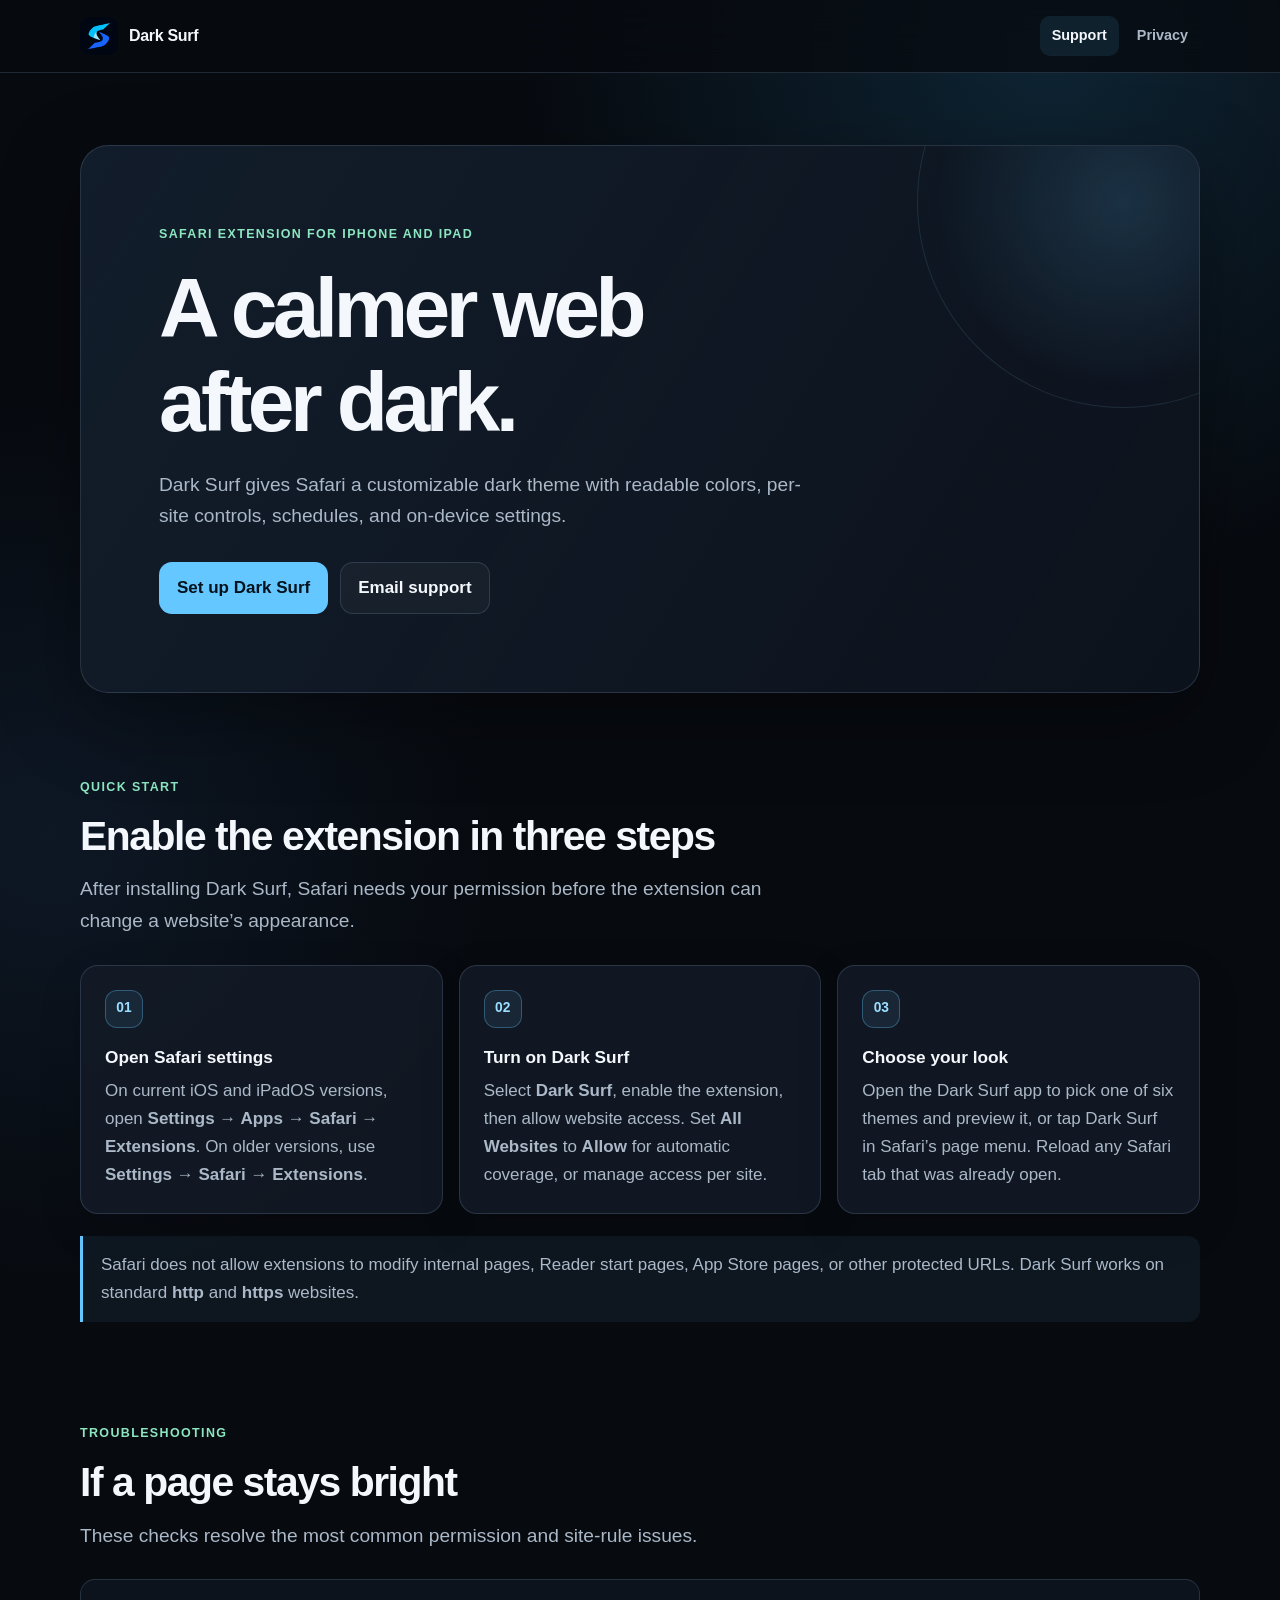
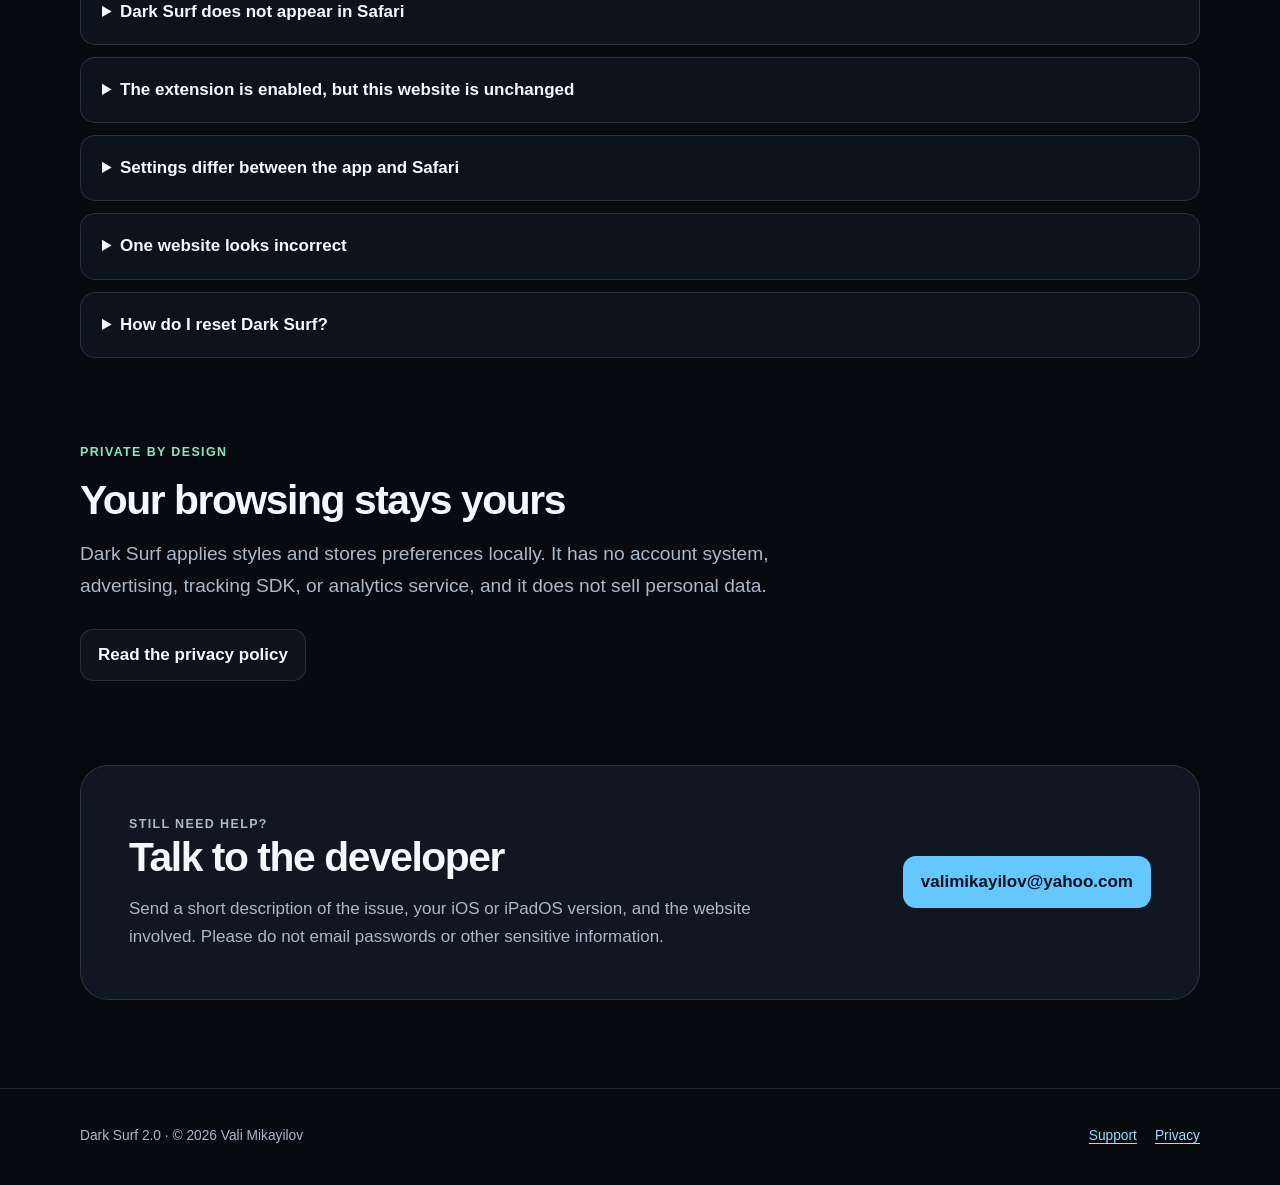
<file: index.html>
<!doctype html>
<html lang="en">
  <head>
    <meta charset="utf-8">
    <meta name="viewport" content="width=device-width, initial-scale=1">
    <meta
      name="description"
      content="Help, setup instructions, and troubleshooting for the Dark Surf Safari extension for iPhone and iPad."
    >
    <meta name="theme-color" content="#070a0f">
    <title>Dark Surf Support</title>
    <link rel="icon" type="image/png" sizes="32x32" href="favicon-32.png">
    <link rel="apple-touch-icon" sizes="180x180" href="apple-touch-icon.png">
    <link rel="stylesheet" href="styles.css">
  </head>
  <body>
    <a class="skip-link" href="#main-content">Skip to content</a>

    <header class="site-header">
      <nav class="nav" aria-label="Primary navigation">
        <a class="brand" href="./" aria-label="Dark Surf support home">
          <img
            class="brand-mark"
            src="assets/dark-surf-logo-64.png"
            alt=""
            width="38"
            height="38"
          >
          <span>Dark Surf</span>
        </a>
        <div class="nav-links">
          <a href="./" aria-current="page">Support</a>
          <a href="privacy/">Privacy</a>
        </div>
      </nav>
    </header>

    <main id="main-content" class="page-shell">
      <section class="hero" aria-labelledby="support-title">
        <div class="hero-content">
          <p class="eyebrow">Safari extension for iPhone and iPad</p>
          <h1 id="support-title">A calmer web after dark.</h1>
          <p class="hero-copy">
            Dark Surf gives Safari a customizable dark theme with readable colors,
            per-site controls, schedules, and on-device settings.
          </p>
          <div class="actions">
            <a class="button primary" href="#setup">Set up Dark Surf</a>
            <a
              class="button"
              href="mailto:valimikayilov@yahoo.com?subject=Dark%20Surf%20Support"
            >Email support</a>
          </div>
        </div>
      </section>

      <section id="setup" class="content-section" aria-labelledby="setup-title">
        <div class="section-heading">
          <p class="eyebrow">Quick start</p>
          <h2 id="setup-title">Enable the extension in three steps</h2>
          <p class="section-intro">
            After installing Dark Surf, Safari needs your permission before the
            extension can change a website’s appearance.
          </p>
        </div>

        <div class="card-grid">
          <article class="card">
            <span class="step-number" aria-hidden="true">01</span>
            <h3>Open Safari settings</h3>
            <p>
              On current iOS and iPadOS versions, open <strong>Settings → Apps →
              Safari → Extensions</strong>. On older versions, use
              <strong>Settings → Safari → Extensions</strong>.
            </p>
          </article>
          <article class="card">
            <span class="step-number" aria-hidden="true">02</span>
            <h3>Turn on Dark Surf</h3>
            <p>
              Select <strong>Dark Surf</strong>, enable the extension, then allow
              website access. Set <strong>All Websites</strong> to
              <strong>Allow</strong> for automatic coverage, or manage access per
              site.
            </p>
          </article>
          <article class="card">
            <span class="step-number" aria-hidden="true">03</span>
            <h3>Choose your look</h3>
            <p>
              Open the Dark Surf app to pick one of six themes and preview it,
              or tap Dark Surf in Safari’s page menu. Reload any Safari tab that
              was already open.
            </p>
          </article>
        </div>

        <p class="note">
          Safari does not allow extensions to modify internal pages, Reader start
          pages, App Store pages, or other protected URLs. Dark Surf works on
          standard <strong>http</strong> and <strong>https</strong> websites.
        </p>
      </section>

      <section class="content-section" aria-labelledby="troubleshooting-title">
        <div class="section-heading">
          <p class="eyebrow">Troubleshooting</p>
          <h2 id="troubleshooting-title">If a page stays bright</h2>
          <p class="section-intro">
            These checks resolve the most common permission and site-rule issues.
          </p>
        </div>

        <div class="faq-list">
          <details>
            <summary>Dark Surf does not appear in Safari</summary>
            <p>
              Confirm the Dark Surf app is installed, then return to Safari’s
              Extensions settings and enable it. If it still does not appear,
              restart Safari or restart the device once after installation.
            </p>
          </details>
          <details>
            <summary>The extension is enabled, but this website is unchanged</summary>
            <p>
              Open Safari’s page menu, select Dark Surf, and verify that website
              access is allowed. The menu also says why a page isn’t themed: Dark
              Surf may be off or paused, outside your schedule, or set to Off for
              this website. If the website has its own dark design, Dark Surf
              leaves it as is; choose <strong>Darken it anyway</strong> to theme it.
            </p>
          </details>
          <details>
            <summary>Settings differ between the app and Safari</summary>
            <p>
              Open the Dark Surf app once, make a small setting change, then
              return to Safari and reload the page. The app and extension share
              settings on the device; reopening both sides refreshes that sync.
            </p>
          </details>
          <details>
            <summary>One website looks incorrect</summary>
            <p>
              Try another theme, or adjust brightness and contrast. For web apps
              that draw their content on a canvas, such as online editors,
              switch the website to <strong>Invert</strong> in Dark Surf’s Safari
              menu, or to <strong>Off</strong> to keep its original look. When
              reporting a compatibility issue, include the website address and a
              screenshot if you are comfortable sharing them.
            </p>
          </details>
          <details>
            <summary>How do I reset Dark Surf?</summary>
            <p>
              Open the app, go to <strong>Settings</strong>, and choose
              <strong>Reset all settings</strong>. This restores the default theme
              and clears your schedule and website lists.
            </p>
          </details>
        </div>
      </section>

      <section class="content-section" aria-labelledby="privacy-summary-title">
        <div class="section-heading">
          <p class="eyebrow">Private by design</p>
          <h2 id="privacy-summary-title">Your browsing stays yours</h2>
          <p class="section-intro">
            Dark Surf applies styles and stores preferences locally. It has no
            account system, advertising, tracking SDK, or analytics service, and
            it does not sell personal data.
          </p>
        </div>
        <a class="button" href="privacy/">Read the privacy policy</a>
      </section>

      <section class="content-section" aria-labelledby="contact-title">
        <div class="contact-card">
          <div>
            <p class="eyebrow">Still need help?</p>
            <h2 id="contact-title">Talk to the developer</h2>
            <p>
              Send a short description of the issue, your iOS or iPadOS version,
              and the website involved. Please do not email passwords or other
              sensitive information.
            </p>
          </div>
          <a
            class="button primary"
            href="mailto:valimikayilov@yahoo.com?subject=Dark%20Surf%20Support"
          >valimikayilov@yahoo.com</a>
        </div>
      </section>
    </main>

    <footer class="site-footer">
      <div class="footer-content">
        <span>Dark Surf 2.0 · © 2026 Vali Mikayilov</span>
        <div class="footer-links">
          <a href="./">Support</a>
          <a href="privacy/">Privacy</a>
        </div>
      </div>
    </footer>
  </body>
</html>
</file>
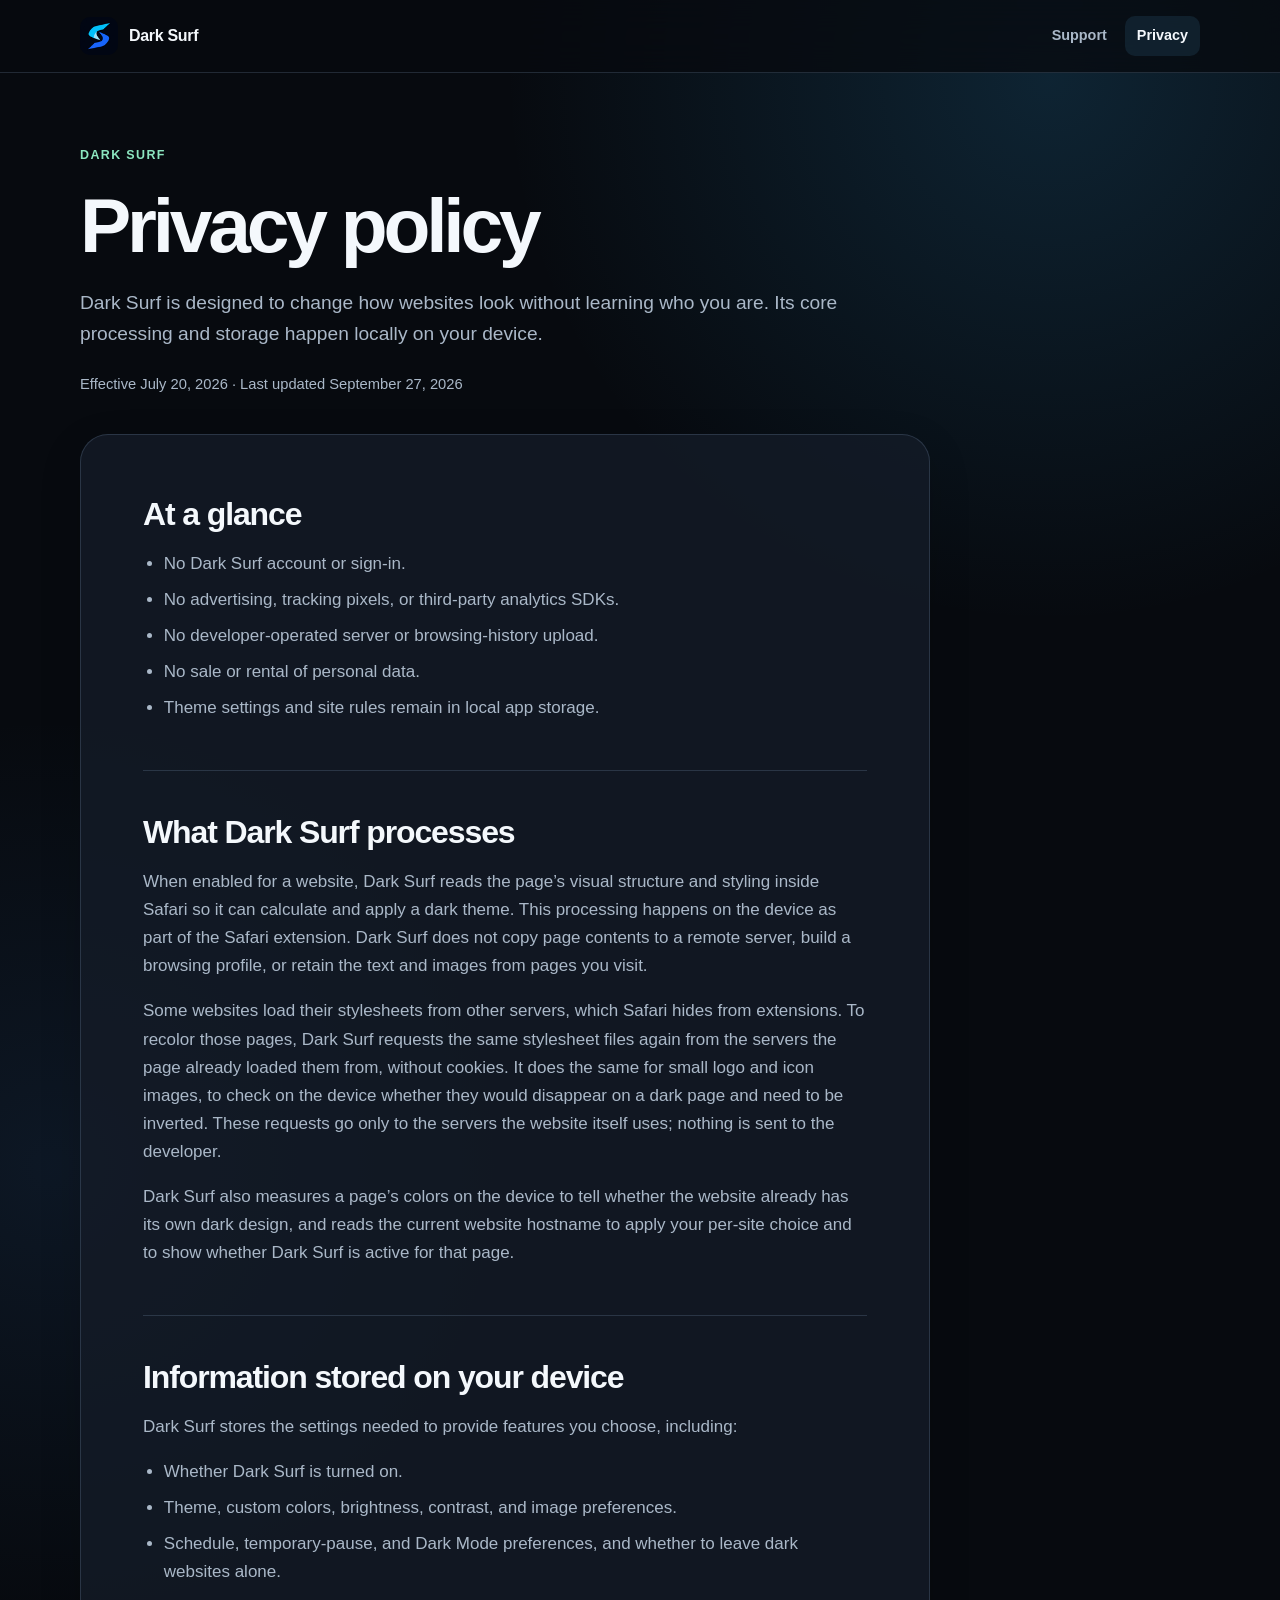
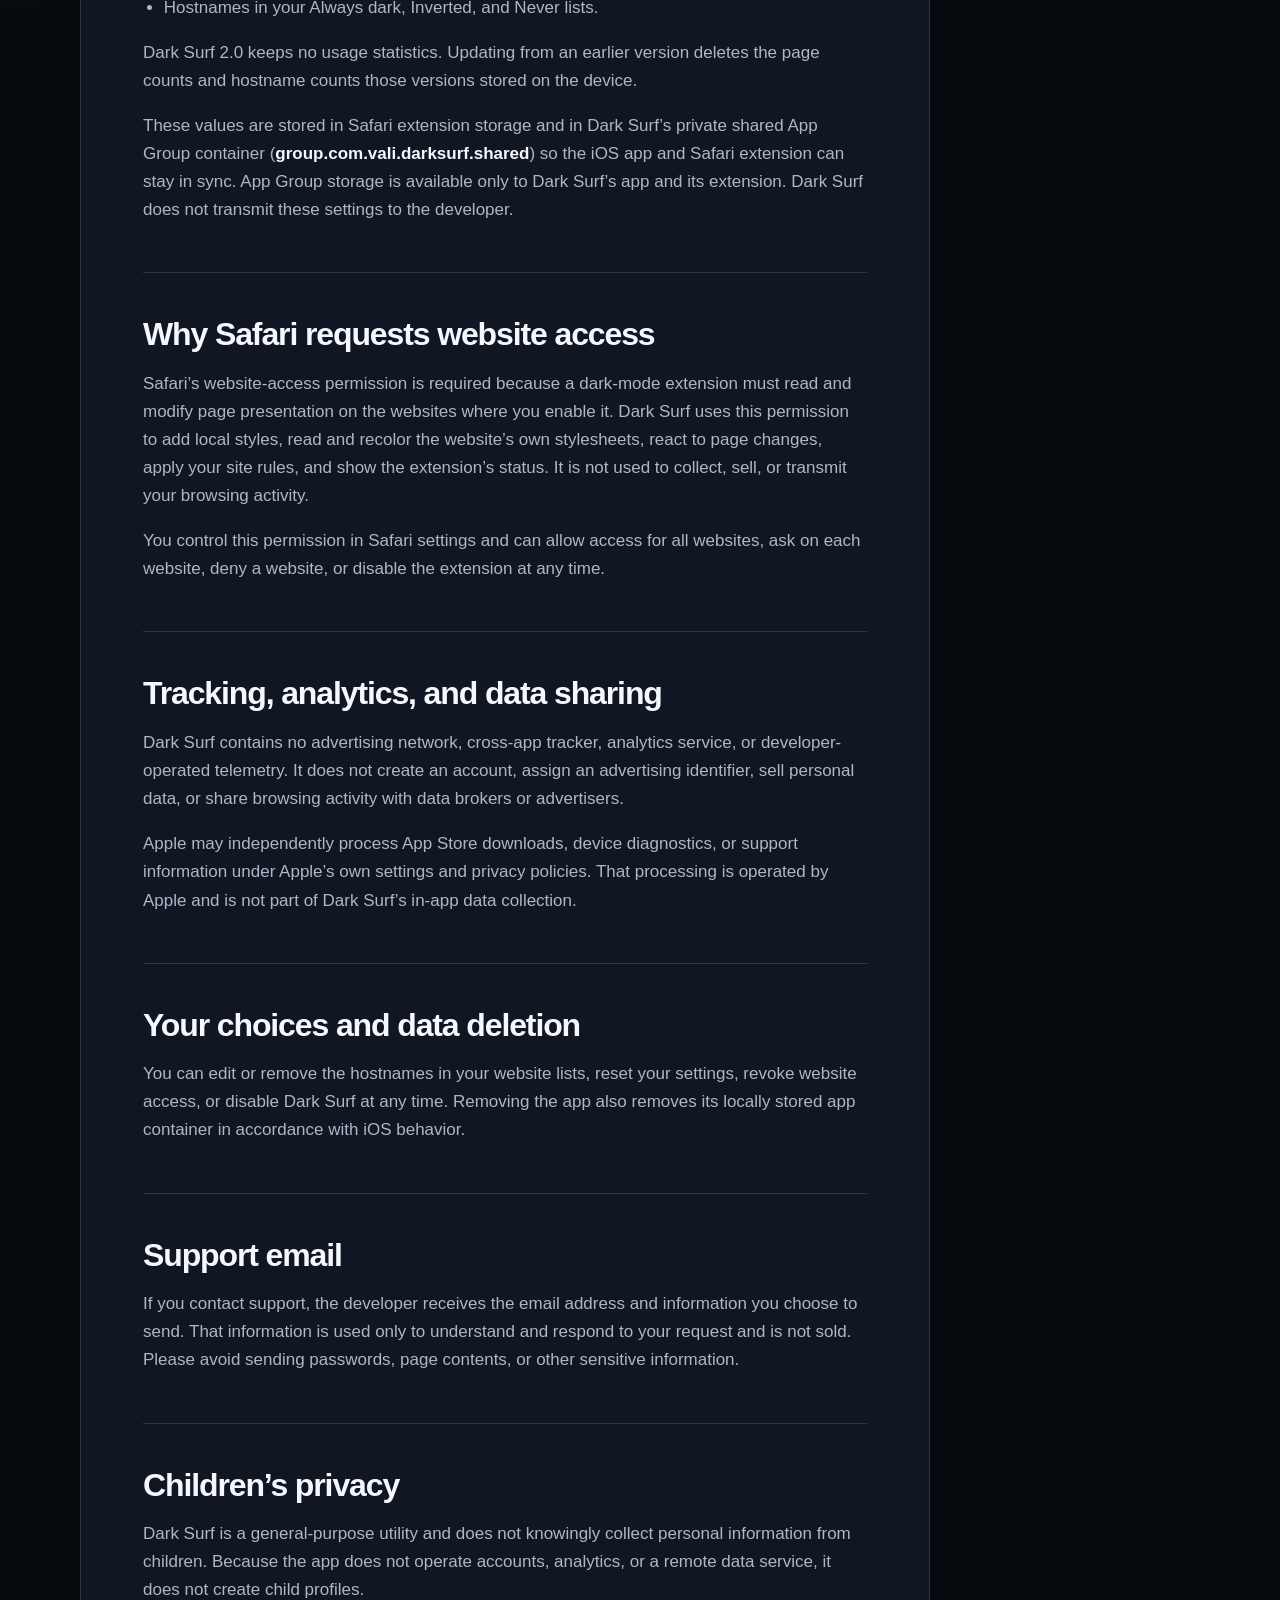
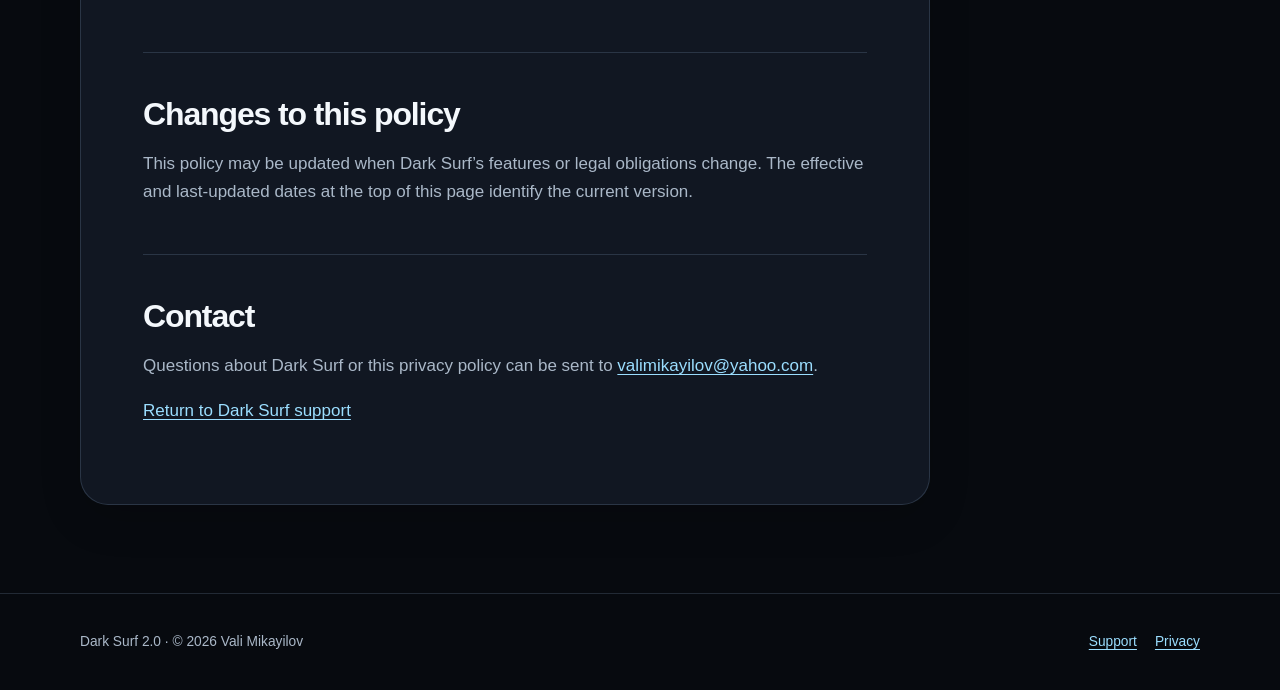
<file: privacy/index.html>
<!doctype html>
<html lang="en">
  <head>
    <meta charset="utf-8">
    <meta name="viewport" content="width=device-width, initial-scale=1">
    <meta
      name="description"
      content="Privacy policy for Dark Surf, a Safari dark-mode extension for iPhone and iPad."
    >
    <meta name="theme-color" content="#070a0f">
    <title>Privacy Policy — Dark Surf</title>
    <link rel="icon" type="image/png" sizes="32x32" href="../favicon-32.png">
    <link rel="apple-touch-icon" sizes="180x180" href="../apple-touch-icon.png">
    <link rel="stylesheet" href="../styles.css">
  </head>
  <body>
    <a class="skip-link" href="#main-content">Skip to content</a>

    <header class="site-header">
      <nav class="nav" aria-label="Primary navigation">
        <a class="brand" href="../" aria-label="Dark Surf support home">
          <img
            class="brand-mark"
            src="../assets/dark-surf-logo-64.png"
            alt=""
            width="38"
            height="38"
          >
          <span>Dark Surf</span>
        </a>
        <div class="nav-links">
          <a href="../">Support</a>
          <a href="./" aria-current="page">Privacy</a>
        </div>
      </nav>
    </header>

    <main id="main-content" class="page-shell">
      <header class="privacy-header">
        <p class="eyebrow">Dark Surf</p>
        <h1>Privacy policy</h1>
        <p class="lede">
          Dark Surf is designed to change how websites look without learning who
          you are. Its core processing and storage happen locally on your device.
        </p>
        <p class="policy-meta">
          Effective July 20, 2026 · Last updated September 27, 2026
        </p>
      </header>

      <article class="privacy-copy">
        <section aria-labelledby="summary-title">
          <h2 id="summary-title">At a glance</h2>
          <ul>
            <li>No Dark Surf account or sign-in.</li>
            <li>No advertising, tracking pixels, or third-party analytics SDKs.</li>
            <li>No developer-operated server or browsing-history upload.</li>
            <li>No sale or rental of personal data.</li>
            <li>Theme settings and site rules remain in local app storage.</li>
          </ul>
        </section>

        <section aria-labelledby="processing-title">
          <h2 id="processing-title">What Dark Surf processes</h2>
          <p>
            When enabled for a website, Dark Surf reads the page’s visual
            structure and styling inside Safari so it can calculate and apply a
            dark theme. This processing happens on the device as part of the
            Safari extension. Dark Surf does not copy page contents to a remote
            server, build a browsing profile, or retain the text and images from
            pages you visit.
          </p>
          <p>
            Some websites load their stylesheets from other servers, which Safari
            hides from extensions. To recolor those pages, Dark Surf requests the
            same stylesheet files again from the servers the page already loaded
            them from, without cookies. It does the same for small logo and icon
            images, to check on the device whether they would disappear on a dark
            page and need to be inverted. These requests go only to the servers
            the website itself uses; nothing is sent to the developer.
          </p>
          <p>
            Dark Surf also measures a page’s colors on the device to tell whether
            the website already has its own dark design, and reads the current
            website hostname to apply your per-site choice and to show whether
            Dark Surf is active for that page.
          </p>
        </section>

        <section aria-labelledby="storage-title">
          <h2 id="storage-title">Information stored on your device</h2>
          <p>
            Dark Surf stores the settings needed to provide features you choose,
            including:
          </p>
          <ul>
            <li>Whether Dark Surf is turned on.</li>
            <li>Theme, custom colors, brightness, contrast, and image preferences.</li>
            <li>Schedule, temporary-pause, and Dark Mode preferences, and whether
              to leave dark websites alone.</li>
            <li>Hostnames in your Always dark, Inverted, and Never lists.</li>
          </ul>
          <p>
            Dark Surf 2.0 keeps no usage statistics. Updating from an earlier
            version deletes the page counts and hostname counts those versions
            stored on the device.
          </p>
          <p>
            These values are stored in Safari extension storage and in Dark
            Surf’s private shared App Group container
            (<strong>group.com.vali.darksurf.shared</strong>) so the iOS app and
            Safari extension can stay in sync. App Group storage is available
            only to Dark Surf’s app and its extension. Dark Surf does not transmit
            these settings to the developer.
          </p>
        </section>

        <section aria-labelledby="access-title">
          <h2 id="access-title">Why Safari requests website access</h2>
          <p>
            Safari’s website-access permission is required because a dark-mode
            extension must read and modify page presentation on the websites
            where you enable it. Dark Surf uses this permission to add local
            styles, read and recolor the website’s own stylesheets, react to page
            changes, apply your site rules, and show the extension’s status. It is
            not used to collect, sell, or transmit your browsing activity.
          </p>
          <p>
            You control this permission in Safari settings and can allow access
            for all websites, ask on each website, deny a website, or disable the
            extension at any time.
          </p>
        </section>

        <section aria-labelledby="collection-title">
          <h2 id="collection-title">Tracking, analytics, and data sharing</h2>
          <p>
            Dark Surf contains no advertising network, cross-app tracker,
            analytics service, or developer-operated telemetry. It does not
            create an account, assign an advertising identifier, sell personal
            data, or share browsing activity with data brokers or advertisers.
          </p>
          <p>
            Apple may independently process App Store downloads, device
            diagnostics, or support information under Apple’s own settings and
            privacy policies. That processing is operated by Apple and is not
            part of Dark Surf’s in-app data collection.
          </p>
        </section>

        <section aria-labelledby="control-title">
          <h2 id="control-title">Your choices and data deletion</h2>
          <p>
            You can edit or remove the hostnames in your website lists, reset
            your settings, revoke website access, or
            disable Dark Surf at any time. Removing the app also removes its
            locally stored app container in accordance with iOS behavior.
          </p>
        </section>

        <section aria-labelledby="email-title">
          <h2 id="email-title">Support email</h2>
          <p>
            If you contact support, the developer receives the email address and
            information you choose to send. That information is used only to
            understand and respond to your request and is not sold. Please avoid
            sending passwords, page contents, or other sensitive information.
          </p>
        </section>

        <section aria-labelledby="children-title">
          <h2 id="children-title">Children’s privacy</h2>
          <p>
            Dark Surf is a general-purpose utility and does not knowingly collect
            personal information from children. Because the app does not operate
            accounts, analytics, or a remote data service, it does not create
            child profiles.
          </p>
        </section>

        <section aria-labelledby="changes-title">
          <h2 id="changes-title">Changes to this policy</h2>
          <p>
            This policy may be updated when Dark Surf’s features or legal
            obligations change. The effective and last-updated dates at the top
            of this page identify the current version.
          </p>
        </section>

        <section aria-labelledby="contact-title">
          <h2 id="contact-title">Contact</h2>
          <p>
            Questions about Dark Surf or this privacy policy can be sent to
            <a href="mailto:valimikayilov@yahoo.com">valimikayilov@yahoo.com</a>.
          </p>
          <p><a href="../">Return to Dark Surf support</a></p>
        </section>
      </article>
    </main>

    <footer class="site-footer">
      <div class="footer-content">
        <span>Dark Surf 2.0 · © 2026 Vali Mikayilov</span>
        <div class="footer-links">
          <a href="../">Support</a>
          <a href="./">Privacy</a>
        </div>
      </div>
    </footer>
  </body>
</html>
</file>
<file: styles.css>
:root {
  color-scheme: dark;
  --background: #070a0f;
  --background-elevated: #0d121b;
  --surface: rgba(20, 28, 40, 0.82);
  --surface-strong: #151e2b;
  --border: rgba(153, 190, 224, 0.18);
  --text: #f4f8fc;
  --text-muted: #aab8c8;
  --accent: #65c7ff;
  --accent-strong: #9bdeff;
  --success: #8ce6c0;
  --shadow: 0 24px 80px rgba(0, 0, 0, 0.34);
  --radius-large: 28px;
  --radius-medium: 18px;
  --page-width: 1120px;
}

* {
  box-sizing: border-box;
}

html {
  scroll-behavior: smooth;
}

body {
  min-height: 100vh;
  margin: 0;
  background:
    radial-gradient(circle at 82% 2%, rgba(42, 139, 194, 0.2), transparent 34rem),
    radial-gradient(circle at 4% 30%, rgba(45, 94, 151, 0.16), transparent 28rem),
    var(--background);
  color: var(--text);
  font-family: Inter, ui-sans-serif, -apple-system, BlinkMacSystemFont, "Segoe UI", sans-serif;
  font-size: 17px;
  line-height: 1.65;
  text-rendering: optimizeLegibility;
}

a {
  color: var(--accent-strong);
  text-underline-offset: 0.2em;
}

a:hover {
  color: #d2f1ff;
}

a:focus-visible,
button:focus-visible,
summary:focus-visible {
  outline: 3px solid var(--accent);
  outline-offset: 4px;
  border-radius: 6px;
}

.skip-link {
  position: fixed;
  z-index: 100;
  top: 12px;
  left: 12px;
  padding: 10px 14px;
  border-radius: 10px;
  background: var(--text);
  color: var(--background);
  font-weight: 750;
  transform: translateY(-160%);
}

.skip-link:focus {
  transform: translateY(0);
}

.site-header {
  position: sticky;
  z-index: 20;
  top: 0;
  border-bottom: 1px solid var(--border);
  background: rgba(7, 10, 15, 0.76);
  backdrop-filter: blur(18px);
  -webkit-backdrop-filter: blur(18px);
}

.nav,
.page-shell {
  width: min(calc(100% - 40px), var(--page-width));
  margin-inline: auto;
}

.nav {
  display: flex;
  min-height: 72px;
  align-items: center;
  justify-content: space-between;
  gap: 24px;
}

.brand {
  display: inline-flex;
  align-items: center;
  gap: 11px;
  color: var(--text);
  font-size: 1rem;
  font-weight: 800;
  letter-spacing: -0.02em;
  text-decoration: none;
}

.brand-mark {
  display: block;
  width: 38px;
  height: 38px;
  flex: 0 0 38px;
  border-radius: 10px;
  object-fit: cover;
  image-rendering: auto;
}

.nav-links {
  display: flex;
  align-items: center;
  gap: 6px;
}

.nav-links a {
  padding: 8px 12px;
  border-radius: 10px;
  color: var(--text-muted);
  font-size: 0.9rem;
  font-weight: 680;
  text-decoration: none;
}

.nav-links a:hover,
.nav-links a[aria-current="page"] {
  background: rgba(101, 199, 255, 0.1);
  color: var(--text);
}

.page-shell {
  padding-block: 72px 88px;
}

.hero {
  display: grid;
  min-height: 470px;
  align-items: center;
  padding: clamp(36px, 7vw, 78px);
  overflow: hidden;
  border: 1px solid var(--border);
  border-radius: var(--radius-large);
  background:
    linear-gradient(122deg, rgba(18, 29, 43, 0.98), rgba(12, 18, 28, 0.84)),
    var(--background-elevated);
  box-shadow: var(--shadow);
  position: relative;
}

.hero::after {
  position: absolute;
  top: -150px;
  right: -130px;
  width: 410px;
  height: 410px;
  border: 1px solid rgba(140, 222, 255, 0.12);
  border-radius: 50%;
  background: radial-gradient(circle, rgba(92, 198, 255, 0.16), transparent 66%);
  content: "";
}

.hero-content {
  position: relative;
  z-index: 1;
  max-width: 720px;
}

.eyebrow {
  margin: 0 0 16px;
  color: var(--success);
  font-size: 0.78rem;
  font-weight: 800;
  letter-spacing: 0.11em;
  text-transform: uppercase;
}

h1,
h2,
h3 {
  margin-top: 0;
  line-height: 1.12;
  text-wrap: balance;
}

h1 {
  max-width: 830px;
  margin-bottom: 20px;
  font-size: clamp(2.75rem, 7vw, 5.25rem);
  letter-spacing: -0.055em;
}

h2 {
  margin-bottom: 14px;
  font-size: clamp(1.75rem, 3.6vw, 2.55rem);
  letter-spacing: -0.035em;
}

h3 {
  margin-bottom: 10px;
  font-size: 1.08rem;
}

.hero-copy,
.section-intro,
.lede {
  color: var(--text-muted);
  font-size: clamp(1.04rem, 2vw, 1.2rem);
}

.hero-copy {
  max-width: 650px;
  margin: 0;
}

.actions {
  display: flex;
  flex-wrap: wrap;
  gap: 12px;
  margin-top: 30px;
}

.button {
  display: inline-flex;
  min-height: 48px;
  align-items: center;
  justify-content: center;
  padding: 11px 17px;
  border: 1px solid var(--border);
  border-radius: 13px;
  background: rgba(255, 255, 255, 0.035);
  color: var(--text);
  font-weight: 760;
  text-decoration: none;
}

.button.primary {
  border-color: transparent;
  background: var(--accent);
  color: #03121d;
}

.button:hover {
  border-color: rgba(154, 220, 255, 0.5);
  background: rgba(101, 199, 255, 0.1);
  color: var(--text);
}

.button.primary:hover {
  background: #9bdeff;
  color: #03121d;
}

.content-section {
  padding-top: 84px;
}

.section-heading {
  max-width: 720px;
  margin-bottom: 28px;
}

.section-intro {
  margin: 0;
}

.card-grid {
  display: grid;
  grid-template-columns: repeat(3, minmax(0, 1fr));
  gap: 16px;
}

.card,
.contact-card,
.privacy-copy {
  border: 1px solid var(--border);
  background: var(--surface);
  box-shadow: 0 14px 42px rgba(0, 0, 0, 0.16);
}

.card {
  min-height: 100%;
  padding: 24px;
  border-radius: var(--radius-medium);
}

.step-number {
  display: grid;
  width: 38px;
  height: 38px;
  margin-bottom: 20px;
  place-items: center;
  border: 1px solid rgba(101, 199, 255, 0.32);
  border-radius: 12px;
  background: rgba(101, 199, 255, 0.09);
  color: var(--accent-strong);
  font-size: 0.86rem;
  font-weight: 850;
}

.card p {
  margin: 0;
  color: var(--text-muted);
}

.note {
  margin-top: 22px;
  padding: 15px 18px;
  border-left: 3px solid var(--accent);
  border-radius: 0 12px 12px 0;
  background: rgba(101, 199, 255, 0.07);
  color: var(--text-muted);
}

.faq-list {
  display: grid;
  gap: 12px;
}

details {
  border: 1px solid var(--border);
  border-radius: 15px;
  background: rgba(17, 24, 35, 0.72);
}

summary {
  padding: 18px 21px;
  cursor: pointer;
  font-weight: 760;
}

details p {
  margin: 0;
  padding: 0 21px 20px;
  color: var(--text-muted);
}

.contact-card {
  display: flex;
  align-items: center;
  justify-content: space-between;
  gap: 28px;
  padding: clamp(28px, 5vw, 48px);
  border-radius: var(--radius-large);
}

.contact-card p {
  max-width: 680px;
  margin: 0;
  color: var(--text-muted);
}

.privacy-header {
  max-width: 850px;
  padding-bottom: 38px;
}

.privacy-header h1 {
  margin-bottom: 18px;
  font-size: clamp(2.65rem, 7vw, 4.8rem);
}

.policy-meta {
  margin: 22px 0 0;
  color: var(--text-muted);
  font-size: 0.92rem;
}

.privacy-copy {
  max-width: 850px;
  padding: clamp(28px, 6vw, 62px);
  border-radius: var(--radius-large);
}

.privacy-copy section + section {
  margin-top: 48px;
  padding-top: 44px;
  border-top: 1px solid var(--border);
}

.privacy-copy h2 {
  font-size: clamp(1.45rem, 3vw, 2rem);
}

.privacy-copy p,
.privacy-copy li {
  color: var(--text-muted);
}

.privacy-copy strong {
  color: var(--text);
}

.privacy-copy ul {
  padding-left: 1.3rem;
}

.privacy-copy li + li {
  margin-top: 8px;
}

.site-footer {
  border-top: 1px solid var(--border);
}

.footer-content {
  display: flex;
  width: min(calc(100% - 40px), var(--page-width));
  min-height: 96px;
  align-items: center;
  justify-content: space-between;
  gap: 20px;
  margin-inline: auto;
  color: var(--text-muted);
  font-size: 0.86rem;
}

.footer-links {
  display: flex;
  gap: 18px;
}

@media (max-width: 780px) {
  .page-shell {
    padding-top: 40px;
  }

  .hero {
    min-height: auto;
  }

  .card-grid {
    grid-template-columns: 1fr;
  }

  .contact-card,
  .footer-content {
    align-items: flex-start;
    flex-direction: column;
  }

  .footer-content {
    justify-content: center;
    padding-block: 24px;
  }
}

@media (max-width: 520px) {
  body {
    font-size: 16px;
  }

  .nav,
  .page-shell,
  .footer-content {
    width: min(calc(100% - 28px), var(--page-width));
  }

  .nav {
    min-height: 64px;
  }

  .nav-links a {
    padding: 8px;
    font-size: 0.82rem;
  }

  .hero {
    padding: 30px 23px;
    border-radius: 22px;
  }

  h1 {
    font-size: clamp(2.55rem, 15vw, 3.5rem);
  }

  .content-section {
    padding-top: 64px;
  }

  .contact-card {
    border-radius: 22px;
  }
}

@media (prefers-reduced-motion: reduce) {
  html {
    scroll-behavior: auto;
  }
}

@media print {
  :root {
    color-scheme: light;
  }

  body {
    background: #ffffff;
    color: #111827;
  }

  .site-header,
  .site-footer,
  .actions {
    display: none;
  }

  .page-shell {
    width: 100%;
    padding: 0;
  }

  .privacy-copy {
    max-width: none;
    padding: 0;
    border: 0;
    background: transparent;
    box-shadow: none;
  }

  .privacy-copy p,
  .privacy-copy li,
  .lede,
  .policy-meta {
    color: #374151;
  }
}
</file>
